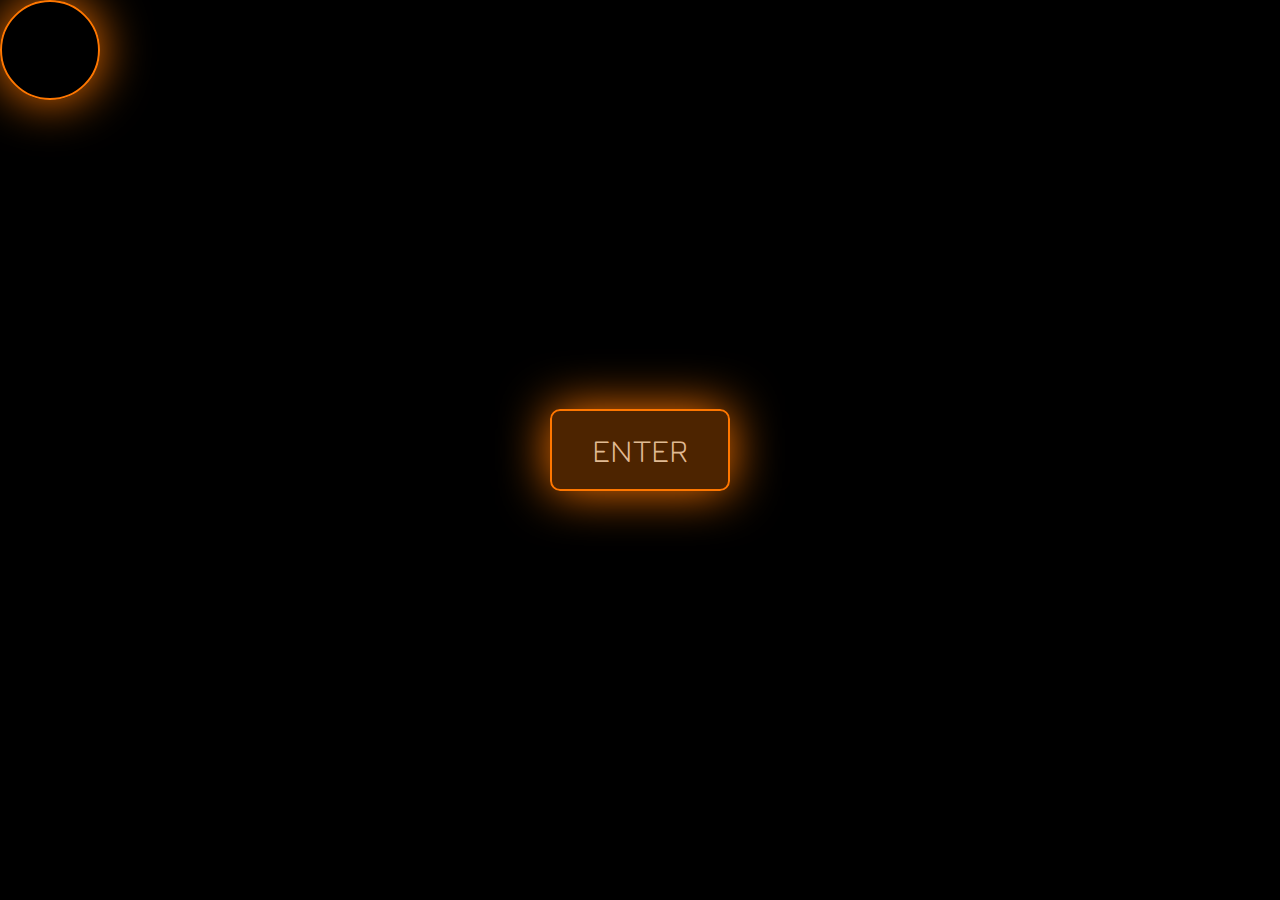
<file: index.html>
<!DOCTYPE html>
<html lang="en">
<head>
    <meta charset="UTF-8">
    <meta http-equiv="X-UA-Compatible" content="IE=edge">
    <meta name="viewport" content="width=device-width, initial-scale=1.0">
    <link rel="stylesheet" href="index.css">
    <title>SoundMachine</title>
</head>
<body>
    <div class="container">
        <div class="container-btn">
            <button onclick="cargar('machine.html')" class="btn">ENTER</button>
        </div>
        <div class="puntero"></div>
    </div>
   
    <script src="./index.js"></script>
</body>
</html>
</file>
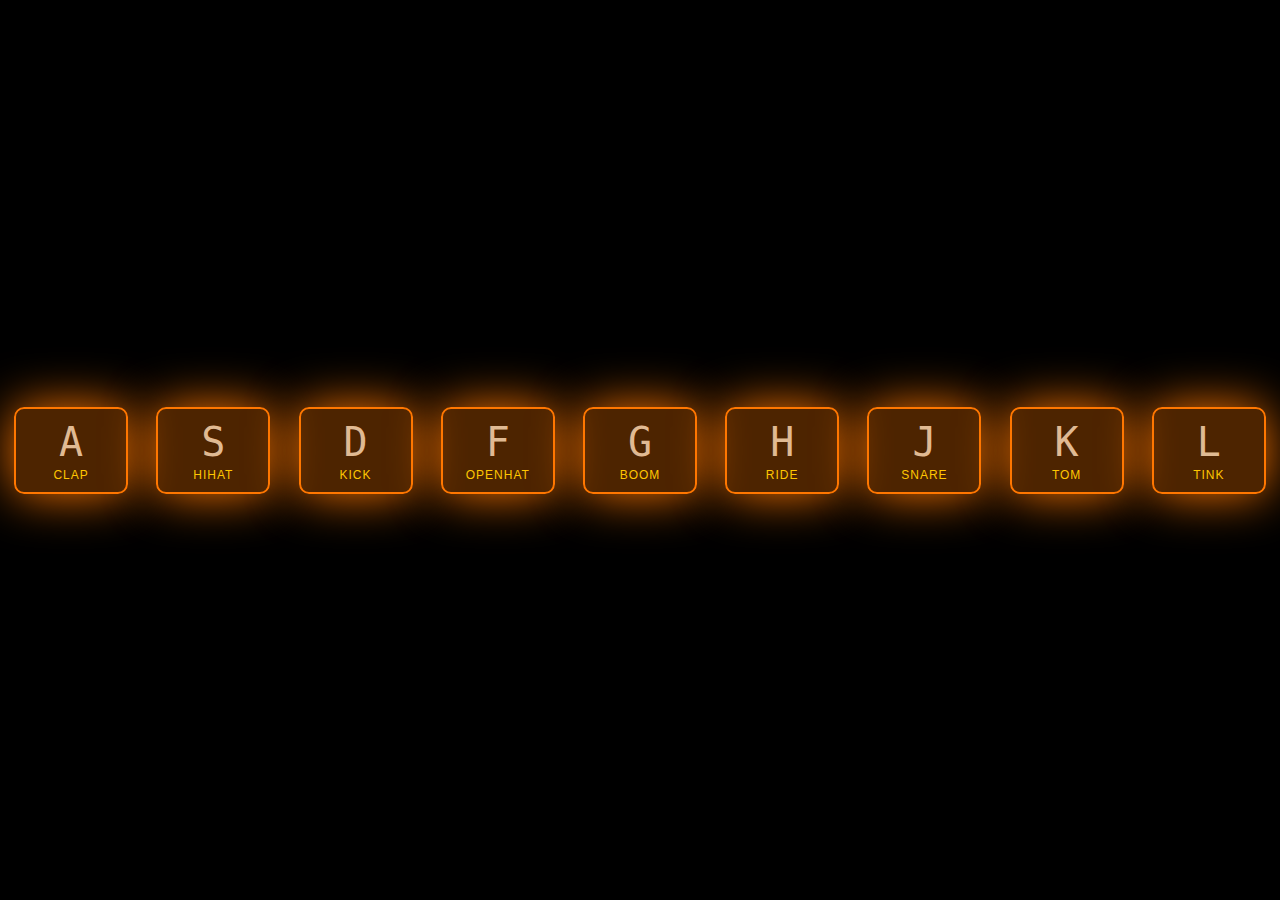
<file: machine.html>
<!DOCTYPE html>
<html lang="en">
<head>
    <meta charset="UTF-8">
    <meta http-equiv="X-UA-Compatible" content="IE=edge">
    <meta name="viewport" content="width=device-width, initial-scale=1.0">
    <link rel="stylesheet" href="style.css">
    <title>Document</title>
</head>
<body>
    <div class="keys">
        <div class="keys">
            <div data-key="65" class="key">
              <kbd>A</kbd>
              <span class="sound">clap</span>
            </div>
            <div data-key="83" class="key">
              <kbd>S</kbd>
              <span class="sound">hihat</span>
            </div>
            <div data-key="68" class="key">
              <kbd>D</kbd>
              <span class="sound">kick</span>
            </div>
            <div data-key="70" class="key">
              <kbd>F</kbd>
              <span class="sound">openhat</span>
            </div>
            <div data-key="71" class="key">
              <kbd>G</kbd>
              <span class="sound">boom</span>
            </div>
            <div data-key="72" class="key">
              <kbd>H</kbd>
              <span class="sound">ride</span>
            </div>
            <div data-key="74" class="key">
              <kbd>J</kbd>
              <span class="sound">snare</span>
            </div>
            <div data-key="75" class="key">
              <kbd>K</kbd>
              <span class="sound">tom</span>
            </div>
            <div data-key="76" class="key">
              <kbd>L</kbd>
              <span class="sound">tink</span>
            </div>
          </div>
    </div>

    <audio data-key="65" src="sound/01 - JavaScript Drum Kit_sounds_boom.wav"></audio>
    <audio data-key="83" src="sound/01 - JavaScript Drum Kit_sounds_clap.wav"></audio>
    <audio data-key="68" src="sound/01 - JavaScript Drum Kit_sounds_hihat.wav"></audio>
    <audio data-key="70" src="sound/01 - JavaScript Drum Kit_sounds_kick.wav"></audio>
    <audio data-key="71" src="sound/01 - JavaScript Drum Kit_sounds_openhat.wav"></audio>
    <audio data-key="72" src="sound/01 - JavaScript Drum Kit_sounds_ride.wav"></audio>
    <audio data-key="74" src="sound/01 - JavaScript Drum Kit_sounds_snare.wav"></audio>
    <audio data-key="75" src="sound/01 - JavaScript Drum Kit_sounds_tink.wav"></audio>
    <audio data-key="76" src="sound/01 - JavaScript Drum Kit_sounds_tom.wav"></audio>



  <!--   <script>
        function removeTransition(e) {
    if (e.propertyName !== 'transform') return;
    e.target.classList.remove('playing');
  }

  function playSound(e) {
    const audio = document.querySelector(`audio[data-key="${e.keyCode}"]`);
    const key = document.querySelector(`div[data-key="${e.keyCode}"]`);
    if (!audio) return;

    key.classList.add('playing');
    audio.currentTime = 0;
    audio.play();
  }

  const keys = Array.from(document.querySelectorAll('.key'));
  keys.forEach(key => key.addEventListener('transitionend', removeTransition));
  window.addEventListener('keydown', playSound);
    </script> -->

</body>
<script src="machine.js"></script>
</html>
</file>
<file: index.css>
@import url('https://fonts.googleapis.com/css2?family=Jura&family=Lobster&display=swap');

*{
    margin: 0;
    padding: 0;
    box-sizing: border-box;
}
.container {
    background-color: black;
    height: 100vh;
    width: 100vw;
    position: relative;
}

.container-btn{
    
    height: 100%;
    width: 100%;
    display: flex;
    align-items: center;
    justify-content: center;
}

button{
    padding: 20px 40px;
    font-size: 2rem;
    font-family: 'Jura', sans-serif;
    background-color: rgba(255, 119, 0, 0.3);
    border: 2px solid rgb(255, 119, 0);
    color: rgb(224, 186, 147);
    border-radius: 10px;
    box-shadow: 0px 0px 50px rgb(255, 119, 0);
    z-index: 50;

}

button:hover{
    transform: scale(0.90);
}

.puntero{
    border: 2px solid rgb(255, 119, 0);
    box-shadow:0px 0px 50px rgb(255, 119, 0);
    border-radius: 50%;
    width: 100px;
    height: 100px;
    position: absolute;
    top: 0px;
    left: 0px;
    z-index: 49;
}
</file>
<file: style.css>
html {
    font-size: 10px;
    background-color: black;
  }
  
  body,html {
    margin: 0;
    padding: 0;
    font-family: sans-serif;
  }
  
  .keys {
    display: flex;
    flex: 1;
    min-height: 100vh;
    align-items: center;
    justify-content: space-around;
  }
  
  .key {
    color: b;
    border-radius: .5rem;
    margin: 1rem;
    font-size: 1.5rem;
    padding: 1rem .5rem;
    transition: all .07s ease;
    width: 10rem;
    text-align: center;
    background-color: rgba(255, 119, 0, 0.3);
    border: 2px solid rgb(255, 119, 0);
    color: rgb(224, 186, 147);
    border-radius: 10px;
    box-shadow: 0px 0px 50px rgb(255, 119, 0);
  }
  
  .playing {
    transform: scale(1.1);
    
    border: 2px solid rgb(255, 119, 0);
    border-color: #ff0000;
    box-shadow: 0 0 1rem #ffc600;
  }
  
  kbd {
    display: block;
    font-size: 4rem;
  }
  
  .sound {
    font-size: 1.2rem;
    text-transform: uppercase;
    letter-spacing: .1rem;
    color: #ffc600;
  }
</file>
